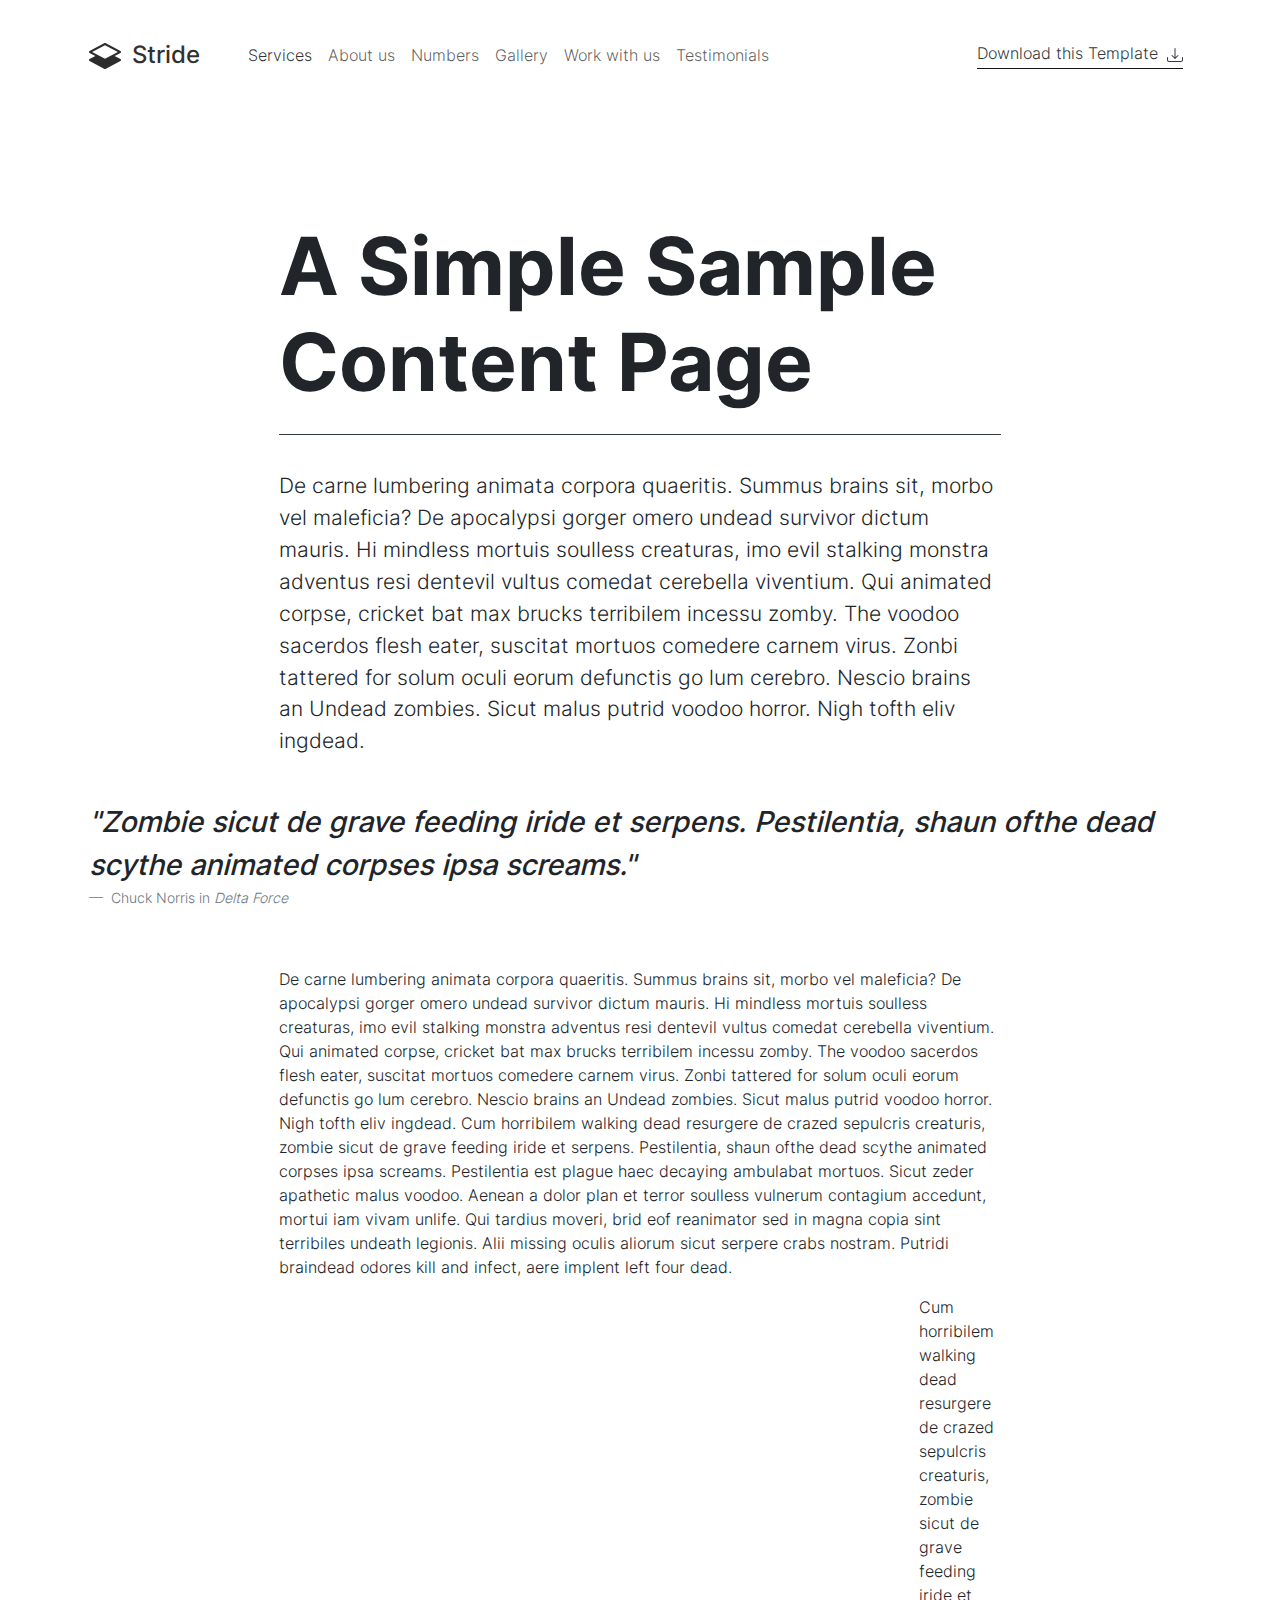
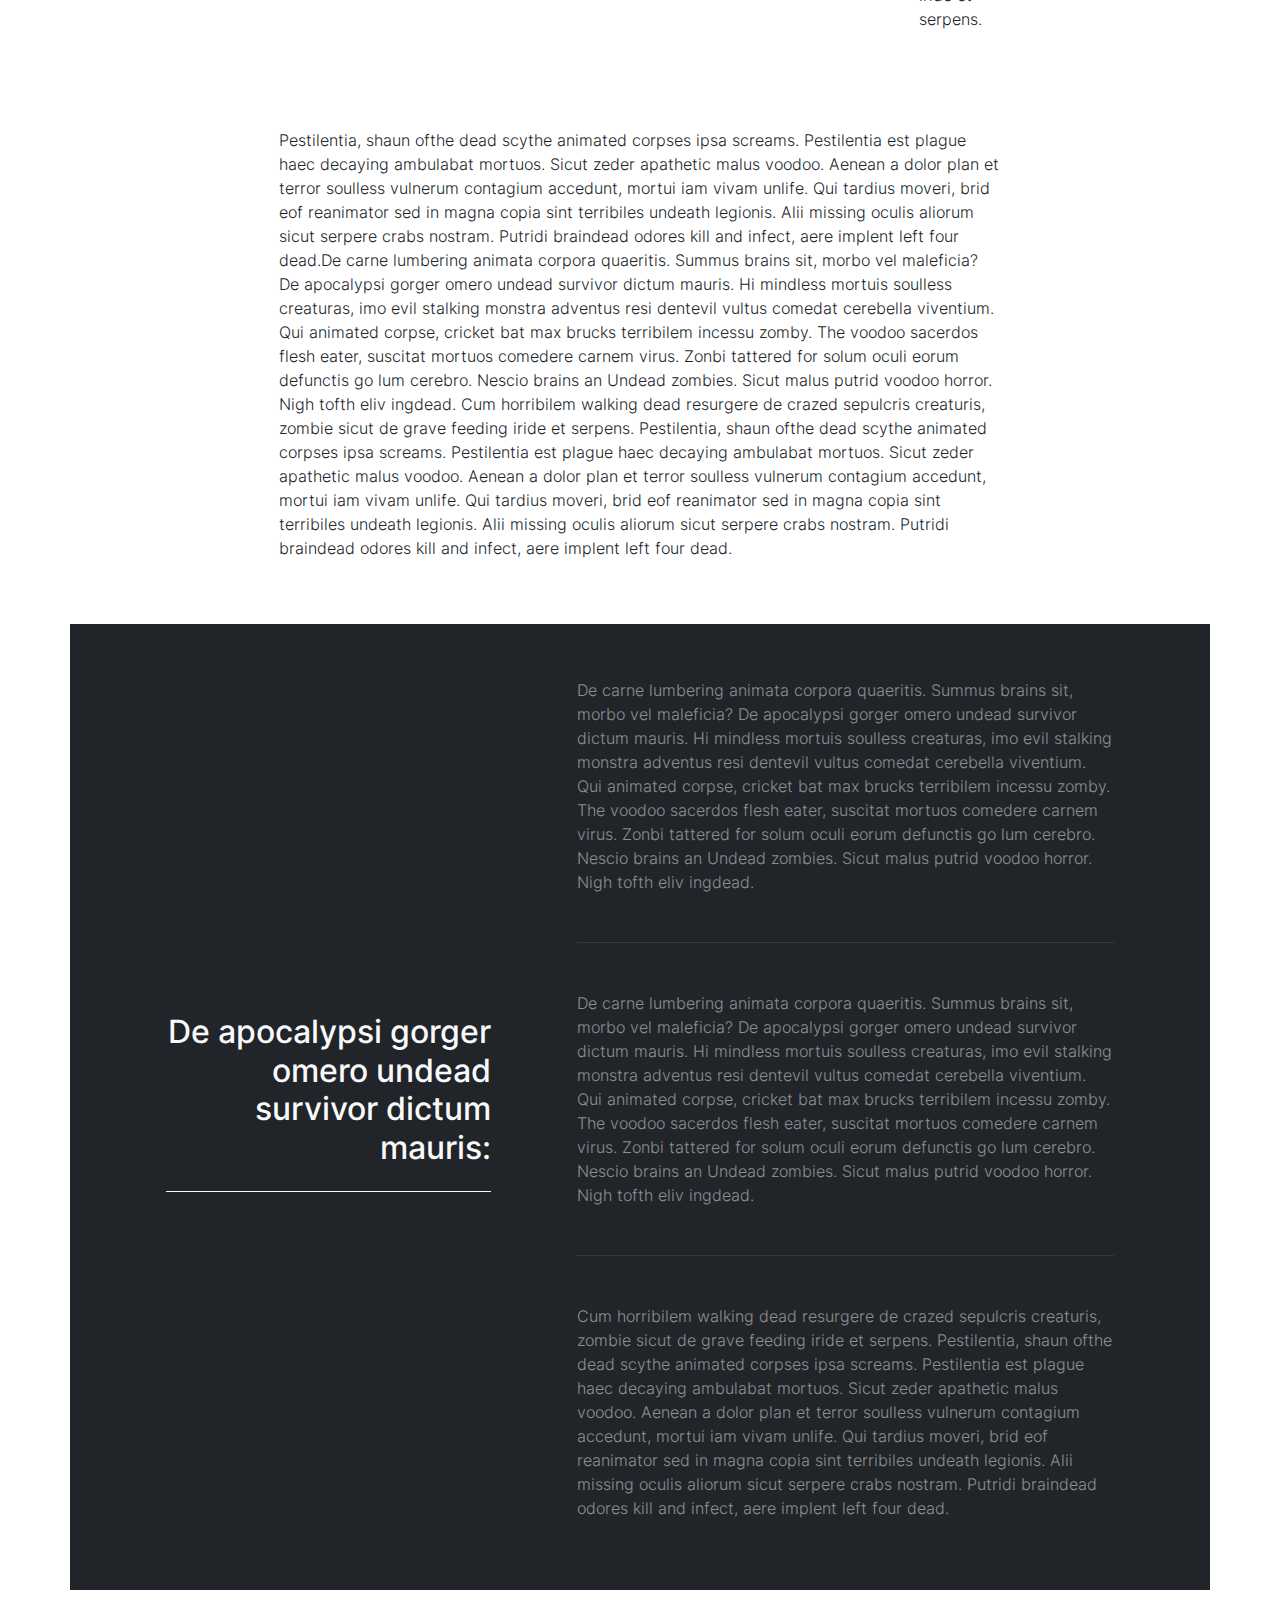
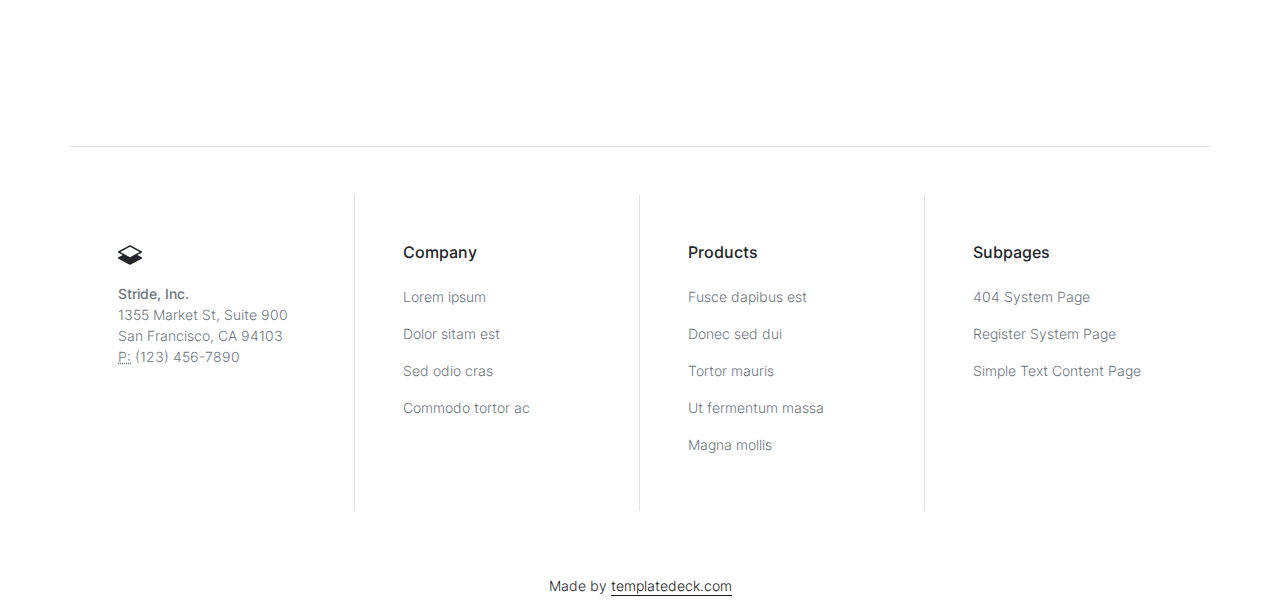
<file: content.html>
<!doctype html>
<html class="h-100" lang="en">

  <head>
      <meta charset="utf-8">
  <meta name="viewport" content="width=device-width,initial-scale=1,shrink-to-fit=no">
  <meta name="description" content="A growing collection of ready to use components for the CSS framework Bootstrap 5">
  <link rel="apple-touch-icon" sizes="180x180" href="img/apple-touch-icon.png">
  <link rel="icon" type="image/png" sizes="32x32" href="img/favicon-32x32.png">
  <link rel="icon" type="image/png" sizes="16x16" href="img/favicon-16x16.png">
  <link rel="icon" type="image/png" sizes="96x96" href="img/favicon.png">
  <meta name="author" content="Holger Koenemann">
  <meta name="generator" content="Eleventy v2.0.0">
  <meta name="HandheldFriendly" content="true">
  <title>Plain Content Sample Page</title>
  <link rel="stylesheet" href="css/theme.min.css">

   <style>

/* inter-300 - latin */
@font-face {
  font-family: 'Inter';
  font-style: normal;
  font-weight: 300;
  font-display: swap;
  src: local(''),
       url('./fonts/inter-v12-latin-300.woff2') format('woff2'), /* Chrome 26+, Opera 23+, Firefox 39+ */
       url('./fonts/inter-v12-latin-300.woff') format('woff'); /* Chrome 6+, Firefox 3.6+, IE 9+, Safari 5.1+ */
}

@font-face {
  font-family: 'Inter';
  font-style: normal;
  font-weight: 500;
  font-display: swap;
  src: local(''),
       url('./fonts/inter-v12-latin-500.woff2') format('woff2'), /* Chrome 26+, Opera 23+, Firefox 39+ */
       url('./fonts/inter-v12-latin-500.woff') format('woff'); /* Chrome 6+, Firefox 3.6+, IE 9+, Safari 5.1+ */
}
@font-face {
  font-family: 'Inter';
  font-style: normal;
  font-weight: 700;
  font-display: swap;
  src: local(''),
       url('./fonts/inter-v12-latin-700.woff2') format('woff2'), /* Chrome 26+, Opera 23+, Firefox 39+ */
       url('./fonts/inter-v12-latin-700.woff') format('woff'); /* Chrome 6+, Firefox 3.6+, IE 9+, Safari 5.1+ */
}

</style>

  </head>

  <body data-bs-spy="scroll" data-bs-target="#navScroll">

    <nav id="navScroll" class="navbar navbar-expand-lg navbar-light" tabindex="0">
  <div class="container">
    <a class="navbar-brand pe-4 fs-4" href="/">
  <svg xmlns="http://www.w3.org/2000/svg" width="32" height="32" fill="currentColor" class="bi bi-layers-half" viewbox="0 0 16 16">
    <path d="M8.235 1.559a.5.5 0 0 0-.47 0l-7.5 4a.5.5 0 0 0 0 .882L3.188 8 .264 9.559a.5.5 0 0 0 0 .882l7.5 4a.5.5 0 0 0 .47 0l7.5-4a.5.5 0 0 0 0-.882L12.813 8l2.922-1.559a.5.5 0 0 0 0-.882l-7.5-4zM8 9.433 1.562 6 8 2.567 14.438 6 8 9.433z"/>
  </svg>
  <span class="ms-1 fw-bolder">Stride</span>
</a>

    <button class="navbar-toggler" type="button" data-bs-toggle="collapse" data-bs-target="#navbarSupportedContent" aria-controls="navbarSupportedContent" aria-expanded="false" aria-label="Toggle navigation">
      <span class="navbar-toggler-icon"></span>
    </button>
    <div class="collapse navbar-collapse" id="navbarSupportedContent">
      <ul class="navbar-nav me-auto mb-2 mb-lg-0">
      <li class="nav-item">
    <a class="nav-link" href="#services" aria-label="Brings you to the frontpage">
      Services
    </a>
  </li>
  <li class="nav-item">
    <a class="nav-link" href="#aboutus">
      About us
    </a>
  </li>
  <li class="nav-item">
    <a class="nav-link" href="#numbers">
      Numbers
    </a>
  </li>
  <li class="nav-item">
    <a class="nav-link" href="#gallery">
      Gallery
    </a>
  </li>
  <li class="nav-item">
    <a class="nav-link" href="#workwithus">
      Work with us
    </a>
  </li>
  <li class="nav-item">
    <a class="nav-link" href="#testimonials">
      Testimonials
    </a>
  </li>

    </ul>
      <a href="https://templatedeck.com" data-splitbee-event="Click Download" aria-label="Download this template" class="link-dark pb-1 link-fancy me-2">
        Download this Template       <svg xmlns="http://www.w3.org/2000/svg" width="16" height="16" fill="currentColor" class="bi bi-download ms-1" viewBox="0 0 16 16">
                <path d="M.5 9.9a.5.5 0 0 1 .5.5v2.5a1 1 0 0 0 1 1h12a1 1 0 0 0 1-1v-2.5a.5.5 0 0 1 1 0v2.5a2 2 0 0 1-2 2H2a2 2 0 0 1-2-2v-2.5a.5.5 0 0 1 .5-.5z"/>
                <path d="M7.646 11.854a.5.5 0 0 0 .708 0l3-3a.5.5 0 0 0-.708-.708L8.5 10.293V1.5a.5.5 0 0 0-1 0v8.793L5.354 8.146a.5.5 0 1 0-.708.708l3 3z"/>
              </svg>
      </a>

    </div>
</div>
</nav>

    <main>
      <div class="py-vh-5 w-100 overflow-hidden" id="services">
  <div class="container">
    <div class="row d-flex justify-content-center">
      <div class="col-12 col-lg-10 col-xl-8">
        <h1 class="display-1 fw-bold border-bottom border-dark pb-4">A Simple Sample Content Page</h1>
        <p class="lead py-vh-2">De carne lumbering animata corpora quaeritis. Summus brains sit​​, morbo vel maleficia? De apocalypsi gorger omero undead survivor dictum mauris. Hi mindless mortuis soulless creaturas, imo evil stalking monstra adventus resi
          dentevil vultus comedat cerebella viventium. Qui animated corpse, cricket bat max brucks terribilem incessu zomby. The voodoo sacerdos flesh eater, suscitat mortuos comedere carnem virus. Zonbi tattered for solum oculi eorum defunctis go lum cerebro.
          Nescio brains an Undead zombies. Sicut malus putrid voodoo horror. Nigh tofth eliv ingdead.
        </p>
      </div>
      <div class="col-12">
        <figure class="py-vh-2 pt-0">
          <blockquote class="blockquote blockquote-xl">
            <p>"Zombie sicut de grave feeding iride et serpens. Pestilentia, shaun ofthe dead scythe animated corpses ipsa screams."</p>
          </blockquote>
          <figcaption class="blockquote-footer">
            Chuck Norris in
            <cite title="Source Title">Delta Force</cite>
          </figcaption>
        </figure>
      </div>
      <div class="col-12 col-lg-10 col-xl-8">
        <p>De carne lumbering animata corpora quaeritis. Summus brains sit​​, morbo vel maleficia? De apocalypsi gorger omero undead survivor dictum mauris. Hi mindless mortuis soulless creaturas, imo evil stalking monstra adventus resi dentevil vultus
          comedat cerebella viventium. Qui animated corpse, cricket bat max brucks terribilem incessu zomby. The voodoo sacerdos flesh eater, suscitat mortuos comedere carnem virus. Zonbi tattered for solum oculi eorum defunctis go lum cerebro. Nescio brains
          an Undead zombies. Sicut malus putrid voodoo horror. Nigh tofth eliv ingdead. Cum horribilem walking dead resurgere de crazed sepulcris creaturis, zombie sicut de grave feeding iride et serpens. Pestilentia, shaun ofthe dead scythe animated corpses
          ipsa screams. Pestilentia est plague haec decaying ambulabat mortuos. Sicut zeder apathetic malus voodoo. Aenean a dolor plan et terror soulless vulnerum contagium accedunt, mortui iam vivam unlife. Qui tardius moveri, brid eof reanimator sed in
          magna copia sint terribiles undeath legionis. Alii missing oculis aliorum sicut serpere crabs nostram. Putridi braindead odores kill and infect, aere implent left four dead.

        </p>
      </div>

      <div class="col-12 col-lg-10 col-xl-8">

        <p>
          <img src="img/webp/people15.webp" class="img-fluid float-start p-3 pt-0 ps-0" alt="article image" data-aos="fade">Cum horribilem walking dead resurgere de crazed sepulcris creaturis, zombie sicut de grave feeding iride et serpens.
            Pestilentia, shaun ofthe dead scythe animated corpses ipsa screams. Pestilentia est plague haec decaying ambulabat mortuos. Sicut zeder apathetic malus voodoo. Aenean a dolor plan et terror soulless vulnerum contagium accedunt, mortui iam vivam
            unlife. Qui tardius moveri, brid eof reanimator sed in magna copia sint terribiles undeath legionis. Alii missing oculis aliorum sicut serpere crabs nostram. Putridi braindead odores kill and infect, aere implent left four dead.De carne lumbering
            animata corpora quaeritis. Summus brains sit​​, morbo vel maleficia? De apocalypsi gorger omero undead survivor dictum mauris. Hi mindless mortuis soulless creaturas, imo evil stalking monstra adventus resi dentevil vultus comedat cerebella
            viventium. Qui animated corpse, cricket bat max brucks terribilem incessu zomby. The voodoo sacerdos flesh eater, suscitat mortuos comedere carnem virus. Zonbi tattered for solum oculi eorum defunctis go lum cerebro. Nescio brains an Undead zombies.
            Sicut malus putrid voodoo horror. Nigh tofth eliv ingdead. Cum horribilem walking dead resurgere de crazed sepulcris creaturis, zombie sicut de grave feeding iride et serpens. Pestilentia, shaun ofthe dead scythe animated corpses ipsa screams.
            Pestilentia est plague haec decaying ambulabat mortuos. Sicut zeder apathetic malus voodoo. Aenean a dolor plan et terror soulless vulnerum contagium accedunt, mortui iam vivam unlife. Qui tardius moveri, brid eof reanimator sed in magna copia sint
            terribiles undeath legionis. Alii missing oculis aliorum sicut serpere crabs nostram. Putridi braindead odores kill and infect, aere implent left four dead.

        </p>
      </div>
      <div class="col-12 py-vh-3 my-5 bg-gray-900 text-light px-5">
        <div class="row d-flex align-items-center px-5">
          <div class="col-12 col-lg-5 text-end d-flex justify-content-end">
            <h2 class="border-bottom border-light pb-4 text-end me-5">De apocalypsi gorger omero undead survivor dictum mauris:</h2>
          </div>
          <div class="col-12 col-lg-7">
            <p class="border-bottom border-dark pb-5 mb-5 text-light" style="--bs-text-opacity: .5;">De carne lumbering animata corpora quaeritis. Summus brains sit​​, morbo vel maleficia? De apocalypsi gorger omero undead survivor dictum mauris. Hi mindless
              mortuis soulless creaturas, imo evil stalking monstra adventus resi dentevil vultus comedat cerebella viventium. Qui animated corpse, cricket bat max brucks terribilem incessu zomby. The voodoo sacerdos flesh eater, suscitat mortuos comedere carnem
              virus. Zonbi tattered for solum oculi eorum defunctis go lum cerebro. Nescio brains an Undead zombies. Sicut malus putrid voodoo horror. Nigh tofth eliv ingdead.
            </p>
            <p class="border-bottom border-dark pb-5 mb-5 text-light" style="--bs-text-opacity: .5;">De carne lumbering animata corpora quaeritis. Summus brains sit​​, morbo vel maleficia? De apocalypsi gorger omero undead survivor dictum mauris. Hi mindless
              mortuis soulless creaturas, imo evil stalking monstra adventus resi dentevil vultus comedat cerebella viventium. Qui animated corpse, cricket bat max brucks terribilem incessu zomby. The voodoo sacerdos flesh eater, suscitat mortuos comedere carnem
              virus. Zonbi tattered for solum oculi eorum defunctis go lum cerebro. Nescio brains an Undead zombies. Sicut malus putrid voodoo horror. Nigh tofth eliv ingdead.
            </p>
            <p class="text-light" style="--bs-text-opacity: .5;">
              Cum horribilem walking dead resurgere de crazed sepulcris creaturis, zombie sicut de grave feeding iride et serpens. Pestilentia, shaun ofthe dead scythe animated corpses ipsa screams. Pestilentia est plague haec decaying ambulabat mortuos. Sicut
              zeder apathetic malus voodoo. Aenean a dolor plan et terror soulless vulnerum contagium accedunt, mortui iam vivam unlife. Qui tardius moveri, brid eof reanimator sed in magna copia sint terribiles undeath legionis. Alii missing oculis aliorum sicut
              serpere crabs nostram. Putridi braindead odores kill and infect, aere implent left four dead.
            </p>
          </div>
        </div>
      </div>
    </div>
  </div>
</div>

    </main>

    <footer>
  <div class="container small border-top">
    <div class="row py-5 d-flex justify-content-between">

<div class="col-12 col-lg-6 col-xl-3 border-end p-5">
  <svg xmlns="http://www.w3.org/2000/svg" width="24" height="24" fill="currentColor" class="bi bi-layers-half" viewbox="0 0 16 16">
    <path d="M8.235 1.559a.5.5 0 0 0-.47 0l-7.5 4a.5.5 0 0 0 0 .882L3.188 8 .264 9.559a.5.5 0 0 0 0 .882l7.5 4a.5.5 0 0 0 .47 0l7.5-4a.5.5 0 0 0 0-.882L12.813 8l2.922-1.559a.5.5 0 0 0 0-.882l-7.5-4zM8 9.433 1.562 6 8 2.567 14.438 6 8 9.433z"/>
  </svg>
  <address class="text-secondary mt-3">
    <strong>Stride, Inc.</strong><br>
    1355 Market St, Suite 900<br>
    San Francisco, CA 94103<br>
    <abbr title="Phone">P:</abbr>
    (123) 456-7890
  </address>
</div>
<div class="col-12 col-lg-6 col-xl-3 border-end p-5">
  <h3 class="h6 mb-3">Company</h3>
  <ul class="nav flex-column">
    <li class="nav-item">
      <a class="nav-link link-secondary ps-0" aria-current="page" href="#">Lorem ipsum</a>
    </li>
    <li class="nav-item">
      <a class="nav-link link-secondary ps-0" href="#">Dolor sitam est</a>
    </li>
    <li class="nav-item">
      <a class="nav-link link-secondary ps-0" href="#">Sed odio cras</a>
    </li>
    <li class="nav-item">
      <a class="nav-link link-secondary ps-0" href="#">Commodo tortor ac</a>
    </li>
  </ul>
</div>
<div class="col-12 col-lg-6 col-xl-3 border-end p-5">
  <h3 class="h6 mb-3">Products</h3>
  <ul class="nav flex-column">
    <li class="nav-item">
      <a class="nav-link link-secondary ps-0" aria-current="page" href="#">Fusce dapibus est</a>
    </li>
    <li class="nav-item">
      <a class="nav-link link-secondary ps-0" href="#">Donec sed dui</a>
    </li>
    <li class="nav-item">
      <a class="nav-link link-secondary ps-0" href="#">Tortor mauris</a>
    </li>
    <li class="nav-item">
      <a class="nav-link link-secondary ps-0" href="#">Ut fermentum massa</a>
    </li>

    <li class="nav-item">
      <a class="nav-link link-secondary ps-0" href="#">Magna mollis</a>
    </li>
  </ul>
</div>
<div class="col-12 col-lg-6 col-xl-3 p-5">
  <h3 class="h6 mb-3">Subpages</h3>
  <ul class="nav flex-column">
    <li class="nav-item">
      <a class="nav-link link-secondary ps-0" aria-current="page" href="404.html">404 System Page</a>
      <a class="nav-link link-secondary ps-0" aria-current="page" href="register.html">Register System Page</a>
            <a class="nav-link link-secondary ps-0" aria-current="page" href="content.html">Simple Text Content Page</a>
    </li>
  </ul>
</div>
</div>
</div>

<div class="container text-center py-3 small">Made by <a href="https://templatedeck.com" class="link-fancy" target="_blank">templatedeck.com</a>
</div>
</footer>

    <script src="js/bootstrap.bundle.min.js"></script>
<script src="js/aos.js"></script>
 <script>
 AOS.init({
   duration: 800, // values from 0 to 3000, with step 50ms
 });
 </script>

 <script>
  let scrollpos = window.scrollY
  const header = document.querySelector(".navbar")
  const header_height = header.offsetHeight

  const add_class_on_scroll = () => header.classList.add("scrolled", "shadow-sm")
  const remove_class_on_scroll = () => header.classList.remove("scrolled", "shadow-sm")

  window.addEventListener('scroll', function() {
    scrollpos = window.scrollY;

    if (scrollpos >= header_height) { add_class_on_scroll() }
    else { remove_class_on_scroll() }

    console.log(scrollpos)
  })
</script>

  </body>
</html>
</file>
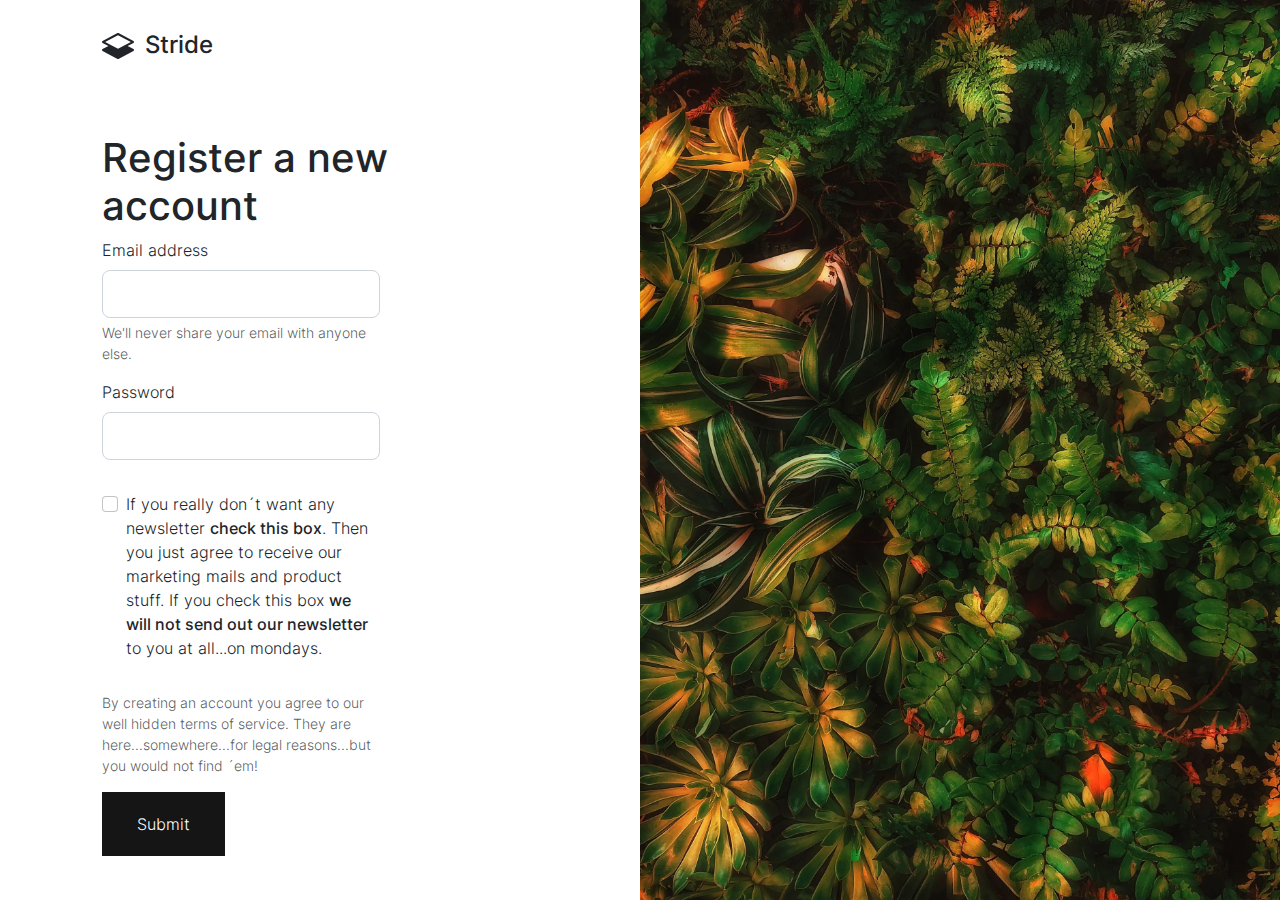
<file: register.html>
<!doctype html>
<html class="h-100" lang="en">

  <head>
      <meta charset="utf-8">
  <meta name="viewport" content="width=device-width,initial-scale=1,shrink-to-fit=no">
  <meta name="description" content="A growing collection of ready to use components for the CSS framework Bootstrap 5">
  <link rel="apple-touch-icon" sizes="180x180" href="img/apple-touch-icon.png">
  <link rel="icon" type="image/png" sizes="32x32" href="img/favicon-32x32.png">
  <link rel="icon" type="image/png" sizes="16x16" href="img/favicon-16x16.png">
  <link rel="icon" type="image/png" sizes="96x96" href="img/favicon.png">
  <meta name="author" content="Holger Koenemann">
  <meta name="generator" content="Eleventy v2.0.0">
  <meta name="HandheldFriendly" content="true">
  <title>Register a new account</title>
  <link rel="stylesheet" href="css/theme.min.css">

   <style>

/* inter-300 - latin */
@font-face {
  font-family: 'Inter';
  font-style: normal;
  font-weight: 300;
  font-display: swap;
  src: local(''),
       url('./fonts/inter-v12-latin-300.woff2') format('woff2'), /* Chrome 26+, Opera 23+, Firefox 39+ */
       url('./fonts/inter-v12-latin-300.woff') format('woff'); /* Chrome 6+, Firefox 3.6+, IE 9+, Safari 5.1+ */
}

@font-face {
  font-family: 'Inter';
  font-style: normal;
  font-weight: 500;
  font-display: swap;
  src: local(''),
       url('./fonts/inter-v12-latin-500.woff2') format('woff2'), /* Chrome 26+, Opera 23+, Firefox 39+ */
       url('./fonts/inter-v12-latin-500.woff') format('woff'); /* Chrome 6+, Firefox 3.6+, IE 9+, Safari 5.1+ */
}
@font-face {
  font-family: 'Inter';
  font-style: normal;
  font-weight: 700;
  font-display: swap;
  src: local(''),
       url('./fonts/inter-v12-latin-700.woff2') format('woff2'), /* Chrome 26+, Opera 23+, Firefox 39+ */
       url('./fonts/inter-v12-latin-700.woff') format('woff'); /* Chrome 6+, Firefox 3.6+, IE 9+, Safari 5.1+ */
}

</style>

  </head>

  <body class="d-flex h-100 w-100" data-bs-spy="scroll" data-bs-target="#navScroll">

    <div class="h-100 container-fluid">
      <div class="h-100 row d-flex align-items-stretch">
        
          <div class="col-12 col-md-7 col-lg-6 d-flex align-items-start flex-column px-vw-5">
          
            <header class="mb-auto py-vh-2 col-12">
              <a class="navbar-brand pe-4 fs-4" href="/">
  <svg xmlns="http://www.w3.org/2000/svg" width="32" height="32" fill="currentColor" class="bi bi-layers-half" viewbox="0 0 16 16">
    <path d="M8.235 1.559a.5.5 0 0 0-.47 0l-7.5 4a.5.5 0 0 0 0 .882L3.188 8 .264 9.559a.5.5 0 0 0 0 .882l7.5 4a.5.5 0 0 0 .47 0l7.5-4a.5.5 0 0 0 0-.882L12.813 8l2.922-1.559a.5.5 0 0 0 0-.882l-7.5-4zM8 9.433 1.562 6 8 2.567 14.438 6 8 9.433z"/>
  </svg>
  <span class="ms-1 fw-bolder">Stride</span>
</a>

            </header>
            <main class="mb-auto col-12">
              <h1>Register a new account</h1>
              
<form class="row">
  <div class="col-12 col-lg-10 col-xl-8">
  <div class="mb-3">
    <label for="exampleInputEmail1" class="form-label">Email address</label>
    <input type="email" class="form-control form-control-lg" id="exampleInputEmail1" aria-describedby="emailHelp">
    <div id="emailHelp" class="form-text">We'll never share your email with anyone else.</div>
  </div>
  <div class="mb-3">
    <label for="exampleInputPassword1" class="form-label">Password</label>
    <input type="password" class="form-control form-control-lg" id="exampleInputPassword1">
  </div>
  <div class="mb-3 form-check py-3">
    <input type="checkbox" class="form-check-input" id="exampleCheck1">
    <label class="form-check-label" for="exampleCheck1">If you really don´t want any newsletter <strong>check this box</strong>. Then you just agree to receive our marketing mails and product stuff. If you check this box <strong>we will not send out our newsletter</strong> to you at all...on mondays.</label>
  </div>
  <p class="small text-muted">By creating an account you agree to our well hidden terms of service. They are here...somewhere...for legal reasons...but you would not find ´em!</p>
  <button type="submit" class="btn btn-primary btn-xl">Submit</button>
</div>
</form>

            </main>
          </div>
          
            <div class="col-12 col-md-5 col-lg-6 bg-cover" style="background-image: url('./img/webp/colorful.webp');"></div>
          
        </div>

      </div></body>
    </html>
</file>
<file: css/theme.min.css>
/*!
 * Bootstrap v5.2.0-beta1 (https://getbootstrap.com/)
 * Copyright 2011-2022 The Bootstrap Authors
 * Copyright 2011-2022 Twitter, Inc.
 * Licensed under MIT (https://github.com/twbs/bootstrap/blob/main/LICENSE)
 */:root{--bs-blue:#1717e5;--bs-indigo:#6610f2;--bs-purple:#6f42c1;--bs-pink:#d63384;--bs-red:#dc3545;--bs-orange:#fd7e14;--bs-yellow:#ffc107;--bs-green:#198754;--bs-teal:#20c997;--bs-cyan:#0dcaf0;--bs-white:#fff;--bs-gray:#6c757d;--bs-gray-dark:#343a40;--bs-gray-100:#f8f9fa;--bs-gray-200:#e9ecef;--bs-gray-300:#dee2e6;--bs-gray-400:#ced4da;--bs-gray-500:#adb5bd;--bs-gray-600:#6c757d;--bs-gray-700:#495057;--bs-gray-800:#343a40;--bs-gray-900:#212529;--bs-primary:#151515;--bs-secondary:#6c757d;--bs-success:#198754;--bs-info:#0dcaf0;--bs-warning:#fd7e14;--bs-danger:#dc3545;--bs-light:#f8f9fa;--bs-dark:#343a40;--bs-primary-rgb:21,21,21;--bs-secondary-rgb:108,117,125;--bs-success-rgb:25,135,84;--bs-info-rgb:13,202,240;--bs-warning-rgb:253,126,20;--bs-danger-rgb:220,53,69;--bs-light-rgb:248,249,250;--bs-dark-rgb:52,58,64;--bs-white-rgb:255,255,255;--bs-black-rgb:21,21,21;--bs-body-color-rgb:33,37,41;--bs-body-bg-rgb:255,255,255;--bs-font-sans-serif:"Inter",system-ui,-apple-system,"Segoe UI",Roboto,"Helvetica Neue",Arial,"Noto Sans",sans-serif,"Apple Color Emoji","Segoe UI Emoji","Segoe UI Symbol","Noto Color Emoji";--bs-font-monospace:SFMono-Regular,Menlo,Monaco,Consolas,"Liberation Mono","Courier New",monospace;--bs-gradient:linear-gradient(180deg, rgba(255, 255, 255, 0.15), rgba(255, 255, 255, 0));--bs-body-font-family:var(--bs-font-sans-serif);--bs-body-font-size:1rem;--bs-body-font-weight:300;--bs-body-line-height:1.5;--bs-body-color:#212529;--bs-body-bg:#fff;--bs-border-width:1px;--bs-border-style:solid;--bs-border-color:#dee2e6;--bs-border-color-translucent:rgba(21, 21, 21, 0.175);--bs-border-radius:0px;--bs-border-radius-sm:0.25rem;--bs-border-radius-lg:0.5rem;--bs-border-radius-xl:1rem;--bs-border-radius-2xl:2rem;--bs-border-radius-pill:50rem;--bs-link-color:#151515;--bs-link-hover-color:#111111;--bs-code-color:#d63384;--bs-highlight-bg:#fff3cd}*,::after,::before{box-sizing:border-box}@media (prefers-reduced-motion:no-preference){:root{scroll-behavior:smooth}}body{margin:0;font-family:var(--bs-body-font-family);font-size:var(--bs-body-font-size);font-weight:var(--bs-body-font-weight);line-height:var(--bs-body-line-height);color:var(--bs-body-color);text-align:var(--bs-body-text-align);background-color:var(--bs-body-bg);-webkit-text-size-adjust:100%;-webkit-tap-highlight-color:rgba(21,21,21,0)}hr{margin:1rem 0;color:inherit;border:0;border-top:1px solid;opacity:.25}.h1,.h2,.h3,.h4,.h5,.h6,h1,h2,h3,h4,h5,h6{margin-top:0;margin-bottom:.5rem;font-weight:500;line-height:1.2;color:var(--bs-heading-color)}.h1,h1{font-size:calc(1.375rem + 1.5vw)}@media (min-width:1200px){.h1,h1{font-size:2.5rem}}.h2,h2{font-size:calc(1.325rem + .9vw)}@media (min-width:1200px){.h2,h2{font-size:2rem}}.h3,h3{font-size:calc(1.3rem + .6vw)}@media (min-width:1200px){.h3,h3{font-size:1.75rem}}.h4,h4{font-size:calc(1.275rem + .3vw)}@media (min-width:1200px){.h4,h4{font-size:1.5rem}}.h5,h5{font-size:1.25rem}.h6,h6{font-size:1rem}p{margin-top:0;margin-bottom:1rem}abbr[title]{text-decoration:underline dotted;cursor:help;text-decoration-skip-ink:none}address{margin-bottom:1rem;font-style:normal;line-height:inherit}ul{padding-left:2rem}ul{margin-top:0;margin-bottom:1rem}ul ul{margin-bottom:0}blockquote{margin:0 0 1rem}b,strong{font-weight:bolder}.small,small{font-size:.875em}a{color:var(--bs-link-color);text-decoration:underline}a:hover{color:var(--bs-link-hover-color)}a:not([href]):not([class]),a:not([href]):not([class]):hover{color:inherit;text-decoration:none}code{font-family:var(--bs-font-monospace);font-size:1em}code{font-size:.875em;color:var(--bs-code-color);word-wrap:break-word}a>code{color:inherit}figure{margin:0 0 1rem}img,svg{vertical-align:middle}label{display:inline-block}button{border-radius:0}button:focus:not(:focus-visible){outline:0}button,input{margin:0;font-family:inherit;font-size:inherit;line-height:inherit}button{text-transform:none}[type=button],[type=submit],button{-webkit-appearance:button}[type=button]:not(:disabled),[type=submit]:not(:disabled),button:not(:disabled){cursor:pointer}::-moz-focus-inner{padding:0;border-style:none}::-webkit-datetime-edit-day-field,::-webkit-datetime-edit-fields-wrapper,::-webkit-datetime-edit-hour-field,::-webkit-datetime-edit-minute,::-webkit-datetime-edit-month-field,::-webkit-datetime-edit-text,::-webkit-datetime-edit-year-field{padding:0}::-webkit-inner-spin-button{height:auto}::-webkit-search-decoration{-webkit-appearance:none}::-webkit-color-swatch-wrapper{padding:0}::file-selector-button{font:inherit;-webkit-appearance:button}[hidden]{display:none!important}.lead{font-size:calc(1.258rem + .096vw);font-weight:300}@media (min-width:1200px){.lead{font-size:1.33rem}}.display-1{font-size:calc(1.625rem + 4.5vw);font-weight:300;line-height:1.2}@media (min-width:1200px){.display-1{font-size:5rem}}.display-2{font-size:calc(1.575rem + 3.9vw);font-weight:300;line-height:1.2}@media (min-width:1200px){.display-2{font-size:4.5rem}}.display-3{font-size:calc(1.525rem + 3.3vw);font-weight:300;line-height:1.2}@media (min-width:1200px){.display-3{font-size:4rem}}.display-4{font-size:calc(1.475rem + 2.7vw);font-weight:300;line-height:1.2}@media (min-width:1200px){.display-4{font-size:3.5rem}}.display-5{font-size:calc(1.425rem + 2.1vw);font-weight:300;line-height:1.2}@media (min-width:1200px){.display-5{font-size:3rem}}.display-6{font-size:calc(1.375rem + 1.5vw);font-weight:300;line-height:1.2}@media (min-width:1200px){.display-6{font-size:2.5rem}}.list-unstyled{padding-left:0;list-style:none}.blockquote{margin-bottom:1rem;font-size:1.25rem}.blockquote>:last-child{margin-bottom:0}.blockquote-footer{margin-top:-1rem;margin-bottom:1rem;font-size:.875em;color:#6c757d}.blockquote-footer::before{content:"\2014\00A0"}.img-fluid{max-width:100%;height:auto}.figure{display:inline-block}.container,.container-fluid{--bs-gutter-x:3vw;--bs-gutter-y:0;width:100%;padding-right:calc(var(--bs-gutter-x) * .5);padding-left:calc(var(--bs-gutter-x) * .5);margin-right:auto;margin-left:auto}@media (min-width:576px){.container{max-width:540px}}@media (min-width:768px){.container{max-width:720px}}@media (min-width:992px){.container{max-width:960px}}@media (min-width:1200px){.container{max-width:1140px}}@media (min-width:1680px){.container{max-width:1600px}}.row{--bs-gutter-x:3vw;--bs-gutter-y:0;display:flex;flex-wrap:wrap;margin-top:calc(-1 * var(--bs-gutter-y));margin-right:calc(-.5 * var(--bs-gutter-x));margin-left:calc(-.5 * var(--bs-gutter-x))}.row>*{flex-shrink:0;width:100%;max-width:100%;padding-right:calc(var(--bs-gutter-x) * .5);padding-left:calc(var(--bs-gutter-x) * .5);margin-top:var(--bs-gutter-y)}.col{flex:1 0 0%}.row-cols-1>*{flex:0 0 auto;width:100%}.col-auto{flex:0 0 auto;width:auto}.col-4{flex:0 0 auto;width:33.33333%}.col-5{flex:0 0 auto;width:41.66667%}.col-6{flex:0 0 auto;width:50%}.col-7{flex:0 0 auto;width:58.33333%}.col-10{flex:0 0 auto;width:83.33333%}.col-12{flex:0 0 auto;width:100%}.g-0,.gx-0{--bs-gutter-x:0}.g-0{--bs-gutter-y:0}.gx-3{--bs-gutter-x:1rem}.gx-4{--bs-gutter-x:1.5rem}.g-5,.gx-5{--bs-gutter-x:3rem}.g-5{--bs-gutter-y:3rem}@media (min-width:768px){.col-md{flex:1 0 0%}.row-cols-md-2>*{flex:0 0 auto;width:50%}.col-md-auto{flex:0 0 auto;width:auto}.col-md-2{flex:0 0 auto;width:16.66667%}.col-md-3{flex:0 0 auto;width:25%}.col-md-4{flex:0 0 auto;width:33.33333%}.col-md-5{flex:0 0 auto;width:41.66667%}.col-md-6{flex:0 0 auto;width:50%}.col-md-7{flex:0 0 auto;width:58.33333%}.col-md-9{flex:0 0 auto;width:75%}.col-md-11{flex:0 0 auto;width:91.66667%}.offset-md-1{margin-left:8.33333%}}@media (min-width:992px){.col-lg-3{flex:0 0 auto;width:25%}.col-lg-4{flex:0 0 auto;width:33.33333%}.col-lg-5{flex:0 0 auto;width:41.66667%}.col-lg-6{flex:0 0 auto;width:50%}.col-lg-7{flex:0 0 auto;width:58.33333%}.col-lg-8{flex:0 0 auto;width:66.66667%}.col-lg-10{flex:0 0 auto;width:83.33333%}.col-lg-12{flex:0 0 auto;width:100%}.offset-lg-1{margin-left:8.33333%}}@media (min-width:1200px){.col-xl-3{flex:0 0 auto;width:25%}.col-xl-4{flex:0 0 auto;width:33.33333%}.col-xl-6{flex:0 0 auto;width:50%}.col-xl-8{flex:0 0 auto;width:66.66667%}}.form-label{margin-bottom:.5rem}.form-text{margin-top:.25rem;font-size:.875em;color:rgba(var(--bs-body-color-rgb),.75)}.form-control{display:block;width:100%;padding:.375rem .75rem;font-size:1rem;font-weight:300;line-height:1.5;color:#212529;background-color:#fff;background-clip:padding-box;border:1px solid #ced4da;appearance:none;border-radius:0;transition:border-color .15s ease-in-out,box-shadow .15s ease-in-out}@media (prefers-reduced-motion:reduce){.form-control{transition:none}}.form-control:focus{color:#212529;background-color:#fff;border-color:#8a8a8a;outline:0;box-shadow:0 0 0 .25rem rgba(21,21,21,.25)}.form-control::-webkit-date-and-time-value{height:1.5em}.form-control::placeholder{color:#6c757d;opacity:1}.form-control:disabled{background-color:#e9ecef;opacity:1}.form-control::file-selector-button{padding:.375rem .75rem;margin:-.375rem -.75rem;margin-inline-end:.75rem;color:#212529;background-color:#e9ecef;pointer-events:none;border-color:inherit;border-style:solid;border-width:0;border-inline-end-width:1px;border-radius:0;transition:color .15s ease-in-out,background-color .15s ease-in-out,border-color .15s ease-in-out,box-shadow .15s ease-in-out}@media (prefers-reduced-motion:reduce){.form-control::file-selector-button{transition:none}}.form-control:hover:not(:disabled):not([readonly])::file-selector-button{background-color:#dde0e3}.form-control-lg{min-height:calc(1.5em + 1rem + 2px);padding:.5rem 1rem;font-size:1.25rem;border-radius:.5rem}.form-control-lg::file-selector-button{padding:.5rem 1rem;margin:-.5rem -1rem;margin-inline-end:1rem}.form-check{display:block;min-height:1.5rem;padding-left:1.5em;margin-bottom:.125rem}.form-check .form-check-input{float:left;margin-left:-1.5em}.form-check-input{width:1em;height:1em;margin-top:.25em;vertical-align:top;background-color:#fff;background-repeat:no-repeat;background-position:center;background-size:contain;border:1px solid rgba(21,21,21,.25);appearance:none;print-color-adjust:exact}.form-check-input[type=checkbox]{border-radius:.25em}.form-check-input:active{filter:brightness(90%)}.form-check-input:focus{border-color:#8a8a8a;outline:0;box-shadow:0 0 0 .25rem rgba(21,21,21,.25)}.form-check-input:checked{background-color:#151515;border-color:#151515}.form-check-input:checked[type=checkbox]{background-image:url("data:image/svg+xml,%3csvg xmlns='http://www.w3.org/2000/svg' viewBox='0 0 20 20'%3e%3cpath fill='none' stroke='%23fff' stroke-linecap='round' stroke-linejoin='round' stroke-width='3' d='m6 10 3 3 6-6'/%3e%3c/svg%3e")}.form-check-input[type=checkbox]:indeterminate{background-color:#151515;border-color:#151515;background-image:url("data:image/svg+xml,%3csvg xmlns='http://www.w3.org/2000/svg' viewBox='0 0 20 20'%3e%3cpath fill='none' stroke='%23fff' stroke-linecap='round' stroke-linejoin='round' stroke-width='3' d='M6 10h8'/%3e%3c/svg%3e")}.form-check-input:disabled{pointer-events:none;filter:none;opacity:.5}.form-check-input:disabled~.form-check-label{cursor:default;opacity:.5}.form-floating{position:relative}.form-floating>.form-control{height:calc(3.5rem + 2px);line-height:1.25}.form-floating>label{position:absolute;top:0;left:0;height:100%;padding:1rem .75rem;pointer-events:none;border:1px solid transparent;transform-origin:0 0;transition:opacity .1s ease-in-out,transform .1s ease-in-out}@media (prefers-reduced-motion:reduce){.form-floating>label{transition:none}}.form-floating>.form-control{padding:1rem .75rem}.form-floating>.form-control::placeholder{color:transparent}.form-floating>.form-control:focus,.form-floating>.form-control:not(:placeholder-shown){padding-top:1.625rem;padding-bottom:.625rem}.form-floating>.form-control:-webkit-autofill{padding-top:1.625rem;padding-bottom:.625rem}.form-floating>.form-control:focus~label,.form-floating>.form-control:not(:placeholder-shown)~label{opacity:.65;transform:scale(.85) translateY(-.5rem) translateX(.15rem)}.form-floating>.form-control:-webkit-autofill~label{opacity:.65;transform:scale(.85) translateY(-.5rem) translateX(.15rem)}.btn{--bs-btn-padding-x:0.75rem;--bs-btn-padding-y:0.375rem;--bs-btn-font-size:1rem;--bs-btn-font-weight:300;--bs-btn-line-height:1.5;--bs-btn-color:#212529;--bs-btn-bg:transparent;--bs-btn-border-width:1px;--bs-btn-border-color:transparent;--bs-btn-border-radius:0px;--bs-btn-box-shadow:inset 0 1px 0 rgba(255, 255, 255, 0.15),0 1px 1px rgba(21, 21, 21, 0.075);--bs-btn-disabled-opacity:0.65;--bs-btn-focus-box-shadow:0 0 0 0.25rem rgba(var(--bs-btn-focus-shadow-rgb), .5);display:inline-block;padding:var(--bs-btn-padding-y) var(--bs-btn-padding-x);font-family:var(--bs-btn-font-family);font-size:var(--bs-btn-font-size);font-weight:var(--bs-btn-font-weight);line-height:var(--bs-btn-line-height);color:var(--bs-btn-color);text-align:center;text-decoration:none;vertical-align:middle;cursor:pointer;user-select:none;border:var(--bs-btn-border-width) solid var(--bs-btn-border-color);border-radius:var(--bs-btn-border-radius);background-color:var(--bs-btn-bg);transition:color .15s ease-in-out,background-color .15s ease-in-out,border-color .15s ease-in-out,box-shadow .15s ease-in-out}@media (prefers-reduced-motion:reduce){.btn{transition:none}}.btn:hover{color:var(--bs-btn-hover-color);background-color:var(--bs-btn-hover-bg);border-color:var(--bs-btn-hover-border-color)}.btn:focus{color:var(--bs-btn-hover-color);background-color:var(--bs-btn-hover-bg);border-color:var(--bs-btn-hover-border-color);outline:0;box-shadow:var(--bs-btn-focus-box-shadow)}.btn.active,.btn.show,.btn:active{color:var(--bs-btn-active-color);background-color:var(--bs-btn-active-bg);border-color:var(--bs-btn-active-border-color)}.btn.active:focus,.btn.show:focus,.btn:active:focus{box-shadow:var(--bs-btn-focus-box-shadow)}.btn:disabled{color:var(--bs-btn-disabled-color);pointer-events:none;background-color:var(--bs-btn-disabled-bg);border-color:var(--bs-btn-disabled-border-color);opacity:var(--bs-btn-disabled-opacity)}.btn-primary{--bs-btn-color:#fff;--bs-btn-bg:#151515;--bs-btn-border-color:#151515;--bs-btn-hover-color:#fff;--bs-btn-hover-bg:#121212;--bs-btn-hover-border-color:#111111;--bs-btn-focus-shadow-rgb:56,56,56;--bs-btn-active-color:#fff;--bs-btn-active-bg:#111111;--bs-btn-active-border-color:#101010;--bs-btn-active-shadow:inset 0 3px 5px rgba(21, 21, 21, 0.125);--bs-btn-disabled-color:#fff;--bs-btn-disabled-bg:#151515;--bs-btn-disabled-border-color:#151515}.btn-warning{--bs-btn-color:#151515;--bs-btn-bg:#fd7e14;--bs-btn-border-color:#fd7e14;--bs-btn-hover-color:#151515;--bs-btn-hover-bg:#fd9137;--bs-btn-hover-border-color:#fd8b2c;--bs-btn-focus-shadow-rgb:218,110,20;--bs-btn-active-color:#151515;--bs-btn-active-bg:#fd9843;--bs-btn-active-border-color:#fd8b2c;--bs-btn-active-shadow:inset 0 3px 5px rgba(21, 21, 21, 0.125);--bs-btn-disabled-color:#151515;--bs-btn-disabled-bg:#fd7e14;--bs-btn-disabled-border-color:#fd7e14}.btn-light{--bs-btn-color:#151515;--bs-btn-bg:#f8f9fa;--bs-btn-border-color:#f8f9fa;--bs-btn-hover-color:#151515;--bs-btn-hover-bg:#f9fafb;--bs-btn-hover-border-color:#f9fafb;--bs-btn-focus-shadow-rgb:214,215,216;--bs-btn-active-color:#151515;--bs-btn-active-bg:#f9fafb;--bs-btn-active-border-color:#f9fafb;--bs-btn-active-shadow:inset 0 3px 5px rgba(21, 21, 21, 0.125);--bs-btn-disabled-color:#151515;--bs-btn-disabled-bg:#f8f9fa;--bs-btn-disabled-border-color:#f8f9fa}.btn-dark{--bs-btn-color:#fff;--bs-btn-bg:#343a40;--bs-btn-border-color:#343a40;--bs-btn-hover-color:#fff;--bs-btn-hover-bg:#2c3136;--bs-btn-hover-border-color:#2a2e33;--bs-btn-focus-shadow-rgb:82,88,93;--bs-btn-active-color:#fff;--bs-btn-active-bg:#2a2e33;--bs-btn-active-border-color:#272c30;--bs-btn-active-shadow:inset 0 3px 5px rgba(21, 21, 21, 0.125);--bs-btn-disabled-color:#fff;--bs-btn-disabled-bg:#343a40;--bs-btn-disabled-border-color:#343a40}.btn-outline-primary{--bs-btn-color:#151515;--bs-btn-border-color:#151515;--bs-btn-hover-color:#fff;--bs-btn-hover-bg:#151515;--bs-btn-hover-border-color:#151515;--bs-btn-focus-shadow-rgb:21,21,21;--bs-btn-active-color:#fff;--bs-btn-active-bg:#151515;--bs-btn-active-border-color:#151515;--bs-btn-active-shadow:inset 0 3px 5px rgba(21, 21, 21, 0.125);--bs-btn-disabled-color:#151515;--bs-btn-disabled-bg:transparent;--bs-gradient:none}.btn-lg{--bs-btn-padding-y:0.5rem;--bs-btn-padding-x:1rem;--bs-btn-font-size:1.25rem;--bs-btn-border-radius:0.5rem}.fade{transition:opacity .15s linear}@media (prefers-reduced-motion:reduce){.fade{transition:none}}.fade:not(.show){opacity:0}.collapse:not(.show){display:none}.collapsing{height:0;overflow:hidden;transition:height .35s ease}@media (prefers-reduced-motion:reduce){.collapsing{transition:none}}.nav{--bs-nav-link-padding-x:1rem;--bs-nav-link-padding-y:0.5rem;--bs-nav-link-color:var(--bs-link-color);--bs-nav-link-hover-color:var(--bs-link-hover-color);--bs-nav-link-disabled-color:#6c757d;display:flex;flex-wrap:wrap;padding-left:0;margin-bottom:0;list-style:none}.nav-link{display:block;padding:var(--bs-nav-link-padding-y) var(--bs-nav-link-padding-x);font-size:var(--bs-nav-link-font-size);font-weight:var(--bs-nav-link-font-weight);color:var(--bs-nav-link-color);text-decoration:none;transition:color .15s ease-in-out,background-color .15s ease-in-out,border-color .15s ease-in-out}@media (prefers-reduced-motion:reduce){.nav-link{transition:none}}.nav-link:focus,.nav-link:hover{color:var(--bs-nav-link-hover-color)}.navbar{--bs-navbar-padding-x:0;--bs-navbar-padding-y:0.5rem;--bs-navbar-color:rgba(21, 21, 21, 0.7);--bs-navbar-hover-color:rgba(21, 21, 21, 0.8);--bs-navbar-disabled-color:rgba(21, 21, 21, 0.3);--bs-navbar-active-color:rgba(21, 21, 21, 0.9);--bs-navbar-brand-padding-y:0.3125rem;--bs-navbar-brand-margin-end:1rem;--bs-navbar-brand-font-size:1.25rem;--bs-navbar-brand-color:rgba(21, 21, 21, 0.9);--bs-navbar-brand-hover-color:rgba(21, 21, 21, 0.9);--bs-navbar-nav-link-padding-x:0.5rem;--bs-navbar-toggler-padding-y:0.25rem;--bs-navbar-toggler-padding-x:0.75rem;--bs-navbar-toggler-font-size:1.25rem;--bs-navbar-toggler-icon-bg:url("data:image/svg+xml,%3csvg xmlns='http://www.w3.org/2000/svg' viewBox='0 0 30 30'%3e%3cpath stroke='rgba%2821, 21, 21, 0.7%29' stroke-linecap='round' stroke-miterlimit='10' stroke-width='2' d='M4 7h22M4 15h22M4 23h22'/%3e%3c/svg%3e");--bs-navbar-toggler-border-color:rgba(21, 21, 21, 0.1);--bs-navbar-toggler-border-radius:0px;--bs-navbar-toggler-focus-width:0.25rem;--bs-navbar-toggler-transition:box-shadow 0.15s ease-in-out;position:relative;display:flex;flex-wrap:wrap;align-items:center;justify-content:space-between;padding:var(--bs-navbar-padding-y) var(--bs-navbar-padding-x)}.navbar>.container,.navbar>.container-fluid{display:flex;flex-wrap:inherit;align-items:center;justify-content:space-between}.navbar-brand{padding-top:var(--bs-navbar-brand-padding-y);padding-bottom:var(--bs-navbar-brand-padding-y);margin-right:var(--bs-navbar-brand-margin-end);font-size:var(--bs-navbar-brand-font-size);color:var(--bs-navbar-brand-color);text-decoration:none;white-space:nowrap}.navbar-brand:focus,.navbar-brand:hover{color:var(--bs-navbar-brand-hover-color)}.navbar-nav{--bs-nav-link-padding-x:0;--bs-nav-link-padding-y:0.5rem;--bs-nav-link-color:var(--bs-navbar-color);--bs-nav-link-hover-color:var(--bs-navbar-hover-color);--bs-nav-link-disabled-color:var(--bs-navbar-disabled-color);display:flex;flex-direction:column;padding-left:0;margin-bottom:0;list-style:none}.navbar-nav .nav-link.active,.navbar-nav .show>.nav-link{color:var(--bs-navbar-active-color)}.navbar-collapse{flex-basis:100%;flex-grow:1;align-items:center}.navbar-toggler{padding:var(--bs-navbar-toggler-padding-y) var(--bs-navbar-toggler-padding-x);font-size:var(--bs-navbar-toggler-font-size);line-height:1;color:var(--bs-navbar-color);background-color:transparent;border:var(--bs-border-width) solid var(--bs-navbar-toggler-border-color);border-radius:var(--bs-navbar-toggler-border-radius);transition:var(--bs-navbar-toggler-transition)}@media (prefers-reduced-motion:reduce){.navbar-toggler{transition:none}}.navbar-toggler:hover{text-decoration:none}.navbar-toggler:focus{text-decoration:none;outline:0;box-shadow:0 0 0 var(--bs-navbar-toggler-focus-width)}.navbar-toggler-icon{display:inline-block;width:1.5em;height:1.5em;vertical-align:middle;background-image:var(--bs-navbar-toggler-icon-bg);background-repeat:no-repeat;background-position:center;background-size:100%}@media (min-width:992px){.navbar-expand-lg{flex-wrap:nowrap;justify-content:flex-start}.navbar-expand-lg .navbar-nav{flex-direction:row}.navbar-expand-lg .navbar-nav .nav-link{padding-right:var(--bs-navbar-nav-link-padding-x);padding-left:var(--bs-navbar-nav-link-padding-x)}.navbar-expand-lg .navbar-collapse{display:flex!important;flex-basis:auto}.navbar-expand-lg .navbar-toggler{display:none}}.card{--bs-card-spacer-y:1rem;--bs-card-spacer-x:1rem;--bs-card-title-spacer-y:0.5rem;--bs-card-border-width:1px;--bs-card-border-color:var(--bs-border-color-translucent);--bs-card-border-radius:0px;--bs-card-inner-border-radius:-1px;--bs-card-cap-padding-y:0.5rem;--bs-card-cap-padding-x:1rem;--bs-card-cap-bg:rgba(21, 21, 21, 0.03);--bs-card-bg:#fff;--bs-card-img-overlay-padding:1rem;--bs-card-group-margin:1.5vw;position:relative;display:flex;flex-direction:column;min-width:0;height:var(--bs-card-height);word-wrap:break-word;background-color:var(--bs-card-bg);background-clip:border-box;border:var(--bs-card-border-width) solid var(--bs-card-border-color);border-radius:var(--bs-card-border-radius)}.card>hr{margin-right:0;margin-left:0}.card-body{flex:1 1 auto;padding:var(--bs-card-spacer-y) var(--bs-card-spacer-x);color:var(--bs-card-color)}.card-title{margin-bottom:var(--bs-card-title-spacer-y)}.card-text:last-child{margin-bottom:0}.badge{--bs-badge-padding-x:0.65em;--bs-badge-padding-y:0.35em;--bs-badge-font-size:0.75em;--bs-badge-font-weight:700;--bs-badge-color:#fff;--bs-badge-border-radius:0px;display:inline-block;padding:var(--bs-badge-padding-y) var(--bs-badge-padding-x);font-size:var(--bs-badge-font-size);font-weight:var(--bs-badge-font-weight);line-height:1;color:var(--bs-badge-color);text-align:center;white-space:nowrap;vertical-align:baseline;border-radius:var(--bs-badge-border-radius,0)}.badge:empty{display:none}.btn .badge{position:relative;top:-1px}@keyframes progress-bar-stripes{0%{background-position-x:1rem}}@keyframes spinner-border{to{transform:rotate(360deg)}}@keyframes spinner-grow{0%{transform:scale(0)}50%{opacity:1;transform:none}}.placeholder{display:inline-block;min-height:1em;vertical-align:middle;cursor:wait;background-color:currentcolor;opacity:.5}.placeholder.btn::before{display:inline-block;content:""}@keyframes placeholder-glow{50%{opacity:.2}}@keyframes placeholder-wave{100%{mask-position:-200% 0}}.text-bg-light{color:#151515!important;background-color:RGBA(248,249,250,var(--bs-bg-opacity,1))!important}.link-primary{color:#151515!important}.link-primary:focus,.link-primary:hover{color:#111!important}.link-secondary{color:#6c757d!important}.link-secondary:focus,.link-secondary:hover{color:#565e64!important}.link-dark{color:#343a40!important}.link-dark:focus,.link-dark:hover{color:#2a2e33!important}.ratio{position:relative;width:100%}.ratio::before{display:block;padding-top:var(--bs-aspect-ratio);content:""}.ratio>*{position:absolute;top:0;left:0;width:100%;height:100%}.ratio-1x1{--bs-aspect-ratio:100%}.ratio-4x3{--bs-aspect-ratio:calc(3 / 4 * 100%)}.ratio-16x9{--bs-aspect-ratio:calc(9 / 16 * 100%)}.fixed-top{position:fixed;top:0;right:0;left:0;z-index:1030}.float-start{float:left!important}.float-end{float:right!important}.opacity-50{opacity:.5!important}.opacity-75{opacity:.75!important}.overflow-hidden{overflow:hidden!important}.overflow-scroll{overflow:scroll!important}.d-inline{display:inline!important}.d-block{display:block!important}.d-grid{display:grid!important}.d-flex{display:flex!important}.shadow{box-shadow:0 3rem 4rem rgba(21,21,21,.25)!important}.shadow-sm{box-shadow:0 1rem 1.5rem rgba(21,21,21,.25)!important}.position-relative{position:relative!important}.position-absolute{position:absolute!important}.top-0{top:0!important}.bottom-0{bottom:0!important}.start-0{left:0!important}.end-0{right:0!important}.translate-middle{transform:translate(-50%,-50%)!important}.border{border:var(--bs-border-width) var(--bs-border-style) var(--bs-border-color)!important}.border-0{border:0!important}.border-top{border-top:var(--bs-border-width) var(--bs-border-style) var(--bs-border-color)!important}.border-end{border-right:var(--bs-border-width) var(--bs-border-style) var(--bs-border-color)!important}.border-bottom{border-bottom:var(--bs-border-width) var(--bs-border-style) var(--bs-border-color)!important}.border-start{border-left:var(--bs-border-width) var(--bs-border-style) var(--bs-border-color)!important}.border-secondary{--bs-border-opacity:1;border-color:rgba(var(--bs-secondary-rgb),var(--bs-border-opacity))!important}.border-light{--bs-border-opacity:1;border-color:rgba(var(--bs-light-rgb),var(--bs-border-opacity))!important}.border-dark{--bs-border-opacity:1;border-color:rgba(var(--bs-dark-rgb),var(--bs-border-opacity))!important}.border-white{--bs-border-opacity:1;border-color:rgba(var(--bs-white-rgb),var(--bs-border-opacity))!important}.w-50{width:50%!important}.w-100{width:100%!important}.vw-100{width:100vw!important}.h-50{height:50%!important}.h-100{height:100%!important}.flex-fill{flex:1 1 auto!important}.flex-column{flex-direction:column!important}.justify-content-end{justify-content:flex-end!important}.justify-content-center{justify-content:center!important}.justify-content-between{justify-content:space-between!important}.align-items-start{align-items:flex-start!important}.align-items-center{align-items:center!important}.align-items-stretch{align-items:stretch!important}.align-self-end{align-self:flex-end!important}.m-0{margin:0!important}.mx-1{margin-right:.25rem!important;margin-left:.25rem!important}.my-1{margin-top:.25rem!important;margin-bottom:.25rem!important}.my-2{margin-top:.5rem!important;margin-bottom:.5rem!important}.my-3{margin-top:1rem!important;margin-bottom:1rem!important}.my-4{margin-top:1.5rem!important;margin-bottom:1.5rem!important}.my-5{margin-top:3rem!important;margin-bottom:3rem!important}.mt-0{margin-top:0!important}.mt-1{margin-top:.25rem!important}.mt-2{margin-top:.5rem!important}.mt-3{margin-top:1rem!important}.mt-4{margin-top:1.5rem!important}.mt-5{margin-top:3rem!important}.me-1{margin-right:.25rem!important}.me-2{margin-right:.5rem!important}.me-3{margin-right:1rem!important}.me-5{margin-right:3rem!important}.me-auto{margin-right:auto!important}.mb-0{margin-bottom:0!important}.mb-2{margin-bottom:.5rem!important}.mb-3{margin-bottom:1rem!important}.mb-4{margin-bottom:1.5rem!important}.mb-5{margin-bottom:3rem!important}.mb-auto{margin-bottom:auto!important}.ms-1{margin-left:.25rem!important}.ms-3{margin-left:1rem!important}.ms-4{margin-left:1.5rem!important}.mb-n4{margin-bottom:-1.5rem!important}.ms-n5{margin-left:-3rem!important}.p-0{padding:0!important}.p-1{padding:.25rem!important}.p-2{padding:.5rem!important}.p-3{padding:1rem!important}.p-4{padding:1.5rem!important}.p-5{padding:3rem!important}.px-0{padding-right:0!important;padding-left:0!important}.px-1{padding-right:.25rem!important;padding-left:.25rem!important}.px-3{padding-right:1rem!important;padding-left:1rem!important}.px-4{padding-right:1.5rem!important;padding-left:1.5rem!important}.px-5{padding-right:3rem!important;padding-left:3rem!important}.py-2{padding-top:.5rem!important;padding-bottom:.5rem!important}.py-3{padding-top:1rem!important;padding-bottom:1rem!important}.py-4{padding-top:1.5rem!important;padding-bottom:1.5rem!important}.py-5{padding-top:3rem!important;padding-bottom:3rem!important}.pt-0{padding-top:0!important}.pt-2{padding-top:.5rem!important}.pt-3{padding-top:1rem!important}.pt-4{padding-top:1.5rem!important}.pt-5{padding-top:3rem!important}.pe-1{padding-right:.25rem!important}.pe-3{padding-right:1rem!important}.pe-4{padding-right:1.5rem!important}.pb-0{padding-bottom:0!important}.pb-1{padding-bottom:.25rem!important}.pb-3{padding-bottom:1rem!important}.pb-4{padding-bottom:1.5rem!important}.pb-5{padding-bottom:3rem!important}.ps-0{padding-left:0!important}.ps-2{padding-left:.5rem!important}.ps-3{padding-left:1rem!important}.fs-1{font-size:calc(1.375rem + 1.5vw)!important}.fs-2{font-size:calc(1.325rem + .9vw)!important}.fs-3{font-size:calc(1.3rem + .6vw)!important}.fs-4{font-size:calc(1.275rem + .3vw)!important}.fs-5{font-size:1.25rem!important}.fs-6{font-size:1rem!important}.fst-italic{font-style:italic!important}.fw-light{font-weight:300!important}.fw-lighter{font-weight:lighter!important}.fw-bold{font-weight:700!important}.fw-bolder{font-weight:bolder!important}.lh-1{line-height:1!important}.text-start{text-align:left!important}.text-end{text-align:right!important}.text-center{text-align:center!important}.text-decoration-none{text-decoration:none!important}.text-primary{--bs-text-opacity:1;color:rgba(var(--bs-primary-rgb),var(--bs-text-opacity))!important}.text-secondary{--bs-text-opacity:1;color:rgba(var(--bs-secondary-rgb),var(--bs-text-opacity))!important}.text-success{--bs-text-opacity:1;color:rgba(var(--bs-success-rgb),var(--bs-text-opacity))!important}.text-warning{--bs-text-opacity:1;color:rgba(var(--bs-warning-rgb),var(--bs-text-opacity))!important}.text-danger{--bs-text-opacity:1;color:rgba(var(--bs-danger-rgb),var(--bs-text-opacity))!important}.text-light{--bs-text-opacity:1;color:rgba(var(--bs-light-rgb),var(--bs-text-opacity))!important}.text-dark{--bs-text-opacity:1;color:rgba(var(--bs-dark-rgb),var(--bs-text-opacity))!important}.text-white{--bs-text-opacity:1;color:rgba(var(--bs-white-rgb),var(--bs-text-opacity))!important}.text-muted{--bs-text-opacity:1;color:rgba(var(--bs-body-color-rgb),.75)!important}.text-black-50{--bs-text-opacity:1;color:rgba(21,21,21,.5)!important}.bg-primary{--bs-bg-opacity:1;background-color:rgba(var(--bs-primary-rgb),var(--bs-bg-opacity))!important}.bg-success{--bs-bg-opacity:1;background-color:rgba(var(--bs-success-rgb),var(--bs-bg-opacity))!important}.bg-info{--bs-bg-opacity:1;background-color:rgba(var(--bs-info-rgb),var(--bs-bg-opacity))!important}.bg-light{--bs-bg-opacity:1;background-color:rgba(var(--bs-light-rgb),var(--bs-bg-opacity))!important}.bg-dark{--bs-bg-opacity:1;background-color:rgba(var(--bs-dark-rgb),var(--bs-bg-opacity))!important}.bg-black{--bs-bg-opacity:1;background-color:rgba(var(--bs-black-rgb),var(--bs-bg-opacity))!important}.bg-white{--bs-bg-opacity:1;background-color:rgba(var(--bs-white-rgb),var(--bs-bg-opacity))!important}.rounded{border-radius:var(--bs-border-radius)!important}.rounded-0{border-radius:0!important}.rounded-4{border-radius:var(--bs-border-radius-xl)!important}.rounded-circle{border-radius:50%!important}.rounded-pill{border-radius:var(--bs-border-radius-pill)!important}.rounded-top{border-top-left-radius:var(--bs-border-radius)!important;border-top-right-radius:var(--bs-border-radius)!important}.rounded-bottom{border-bottom-right-radius:var(--bs-border-radius)!important;border-bottom-left-radius:var(--bs-border-radius)!important}.rounded-start{border-bottom-left-radius:var(--bs-border-radius)!important;border-top-left-radius:var(--bs-border-radius)!important}@media (min-width:576px){.px-sm-2{padding-right:.5rem!important;padding-left:.5rem!important}}@media (min-width:768px){.mt-md-0{margin-top:0!important}.pe-md-0{padding-right:0!important}}@media (min-width:992px){.mt-lg-0{margin-top:0!important}.mb-lg-0{margin-bottom:0!important}.px-lg-4{padding-right:1.5rem!important;padding-left:1.5rem!important}}@media (min-width:1200px){.fs-1{font-size:2.5rem!important}.fs-2{font-size:2rem!important}.fs-3{font-size:1.75rem!important}.fs-4{font-size:1.5rem!important}}html{scroll-behavior:smooth}.btn,.nav-link.collapsed,.navbar,.navbar-collapse.collapse.show,.navbar-collapse.collapsing,.scrolled,.shadow,a,img{transition:all .5s ease-in-out 0s}.display-huge{font-size:calc(5rem + 3vw)}.bg-cover{background-size:cover;background-position:center center}.navbar{padding-top:32px;padding-bottom:32px}.navbar.scrolled{padding-top:12px;padding-bottom:12px;background-color:rgba(255,255,255,.9)}.link-fancy{color:#151515;text-decoration:none;display:inline-block;position:relative}.link-fancy:hover{color:#6c757d}.link-fancy:before{content:'';display:block;height:1px;width:100%;transform-origin:left;position:absolute;left:0;bottom:0;background-image:linear-gradient(90deg,#151515 0,#151515 25%,transparent 0,transparent 50%,#151515 0,#151515 75%,transparent 0,transparent);background-repeat:no-repeat;background-position:0;background-size:400% 1px;transition:background-position .8s ease-in-out}.link-fancy:hover:before{background-position:100%}.navbar-collapse.collapse.show,.navbar-collapse.collapsing{background-color:#fff;padding:10px}.blockquote-xl{font-size:calc(1em + 1vw);font-style:italic;font-weight:bolder}.btn-xl{--bs-btn-padding-y:calc(1rem + .3vh);--bs-btn-padding-x:calc(1rem + 1.4vw);--bs-btn-font-size:1.2rem;--bs-btn-border-radius:0px;font-size:1rem}@media (min-width:1200px){.scrollx{transform:translateX(calc(max(1140px,100vw)/ 2 - 570px))}}@media (min-width:1680px){.scrollx{transform:translateX(calc(max(1320px,100vw)/ 2 - 660px))}}.bg-cover{background-size:cover}.bp-center{background-position:center center}.bg-gray-100{background-color:#f8f9fa}.bg-gray-900{background-color:#212529}.bg-black{background-color:#151515}.py-vh-1{padding-top:1.5vh;padding-bottom:1.5vh}.py-vh-2{padding-top:3vh;padding-bottom:3vh}.py-vh-3{padding-top:6vh;padding-bottom:6vh}.py-vh-4{padding-top:9vh;padding-bottom:9vh}.py-vh-5{padding-top:12vh;padding-bottom:12vh}.py-vh-6{padding-top:16vh;padding-bottom:16vh}.px-vw-5{padding-left:8vw;padding-right:8vw}[data-aos][data-aos][data-aos-duration="50"],body[data-aos-duration="50"] [data-aos]{transition-duration:50ms}[data-aos][data-aos][data-aos-delay="50"],body[data-aos-delay="50"] [data-aos]{transition-delay:0s}[data-aos][data-aos][data-aos-delay="50"].aos-animate,body[data-aos-delay="50"] [data-aos].aos-animate{transition-delay:50ms}[data-aos][data-aos][data-aos-duration="100"],body[data-aos-duration="100"] [data-aos]{transition-duration:.1s}[data-aos][data-aos][data-aos-delay="100"],body[data-aos-delay="100"] [data-aos]{transition-delay:0s}[data-aos][data-aos][data-aos-delay="100"].aos-animate,body[data-aos-delay="100"] [data-aos].aos-animate{transition-delay:.1s}[data-aos][data-aos][data-aos-duration="150"],body[data-aos-duration="150"] [data-aos]{transition-duration:.15s}[data-aos][data-aos][data-aos-delay="150"],body[data-aos-delay="150"] [data-aos]{transition-delay:0s}[data-aos][data-aos][data-aos-delay="150"].aos-animate,body[data-aos-delay="150"] [data-aos].aos-animate{transition-delay:.15s}[data-aos][data-aos][data-aos-duration="200"],body[data-aos-duration="200"] [data-aos]{transition-duration:.2s}[data-aos][data-aos][data-aos-delay="200"],body[data-aos-delay="200"] [data-aos]{transition-delay:0s}[data-aos][data-aos][data-aos-delay="200"].aos-animate,body[data-aos-delay="200"] [data-aos].aos-animate{transition-delay:.2s}[data-aos][data-aos][data-aos-duration="250"],body[data-aos-duration="250"] [data-aos]{transition-duration:.25s}[data-aos][data-aos][data-aos-delay="250"],body[data-aos-delay="250"] [data-aos]{transition-delay:0s}[data-aos][data-aos][data-aos-delay="250"].aos-animate,body[data-aos-delay="250"] [data-aos].aos-animate{transition-delay:.25s}[data-aos][data-aos][data-aos-duration="300"],body[data-aos-duration="300"] [data-aos]{transition-duration:.3s}[data-aos][data-aos][data-aos-delay="300"],body[data-aos-delay="300"] [data-aos]{transition-delay:0s}[data-aos][data-aos][data-aos-delay="300"].aos-animate,body[data-aos-delay="300"] [data-aos].aos-animate{transition-delay:.3s}[data-aos][data-aos][data-aos-duration="400"],body[data-aos-duration="400"] [data-aos]{transition-duration:.4s}[data-aos][data-aos][data-aos-delay="400"],body[data-aos-delay="400"] [data-aos]{transition-delay:0s}[data-aos][data-aos][data-aos-delay="400"].aos-animate,body[data-aos-delay="400"] [data-aos].aos-animate{transition-delay:.4s}[data-aos][data-aos][data-aos-duration="500"],body[data-aos-duration="500"] [data-aos]{transition-duration:.5s}[data-aos][data-aos][data-aos-delay="500"],body[data-aos-delay="500"] [data-aos]{transition-delay:0s}[data-aos][data-aos][data-aos-delay="500"].aos-animate,body[data-aos-delay="500"] [data-aos].aos-animate{transition-delay:.5s}[data-aos][data-aos][data-aos-duration="600"],body[data-aos-duration="600"] [data-aos]{transition-duration:.6s}[data-aos][data-aos][data-aos-delay="600"],body[data-aos-delay="600"] [data-aos]{transition-delay:0s}[data-aos][data-aos][data-aos-delay="600"].aos-animate,body[data-aos-delay="600"] [data-aos].aos-animate{transition-delay:.6s}[data-aos][data-aos][data-aos-duration="700"],body[data-aos-duration="700"] [data-aos]{transition-duration:.7s}[data-aos][data-aos][data-aos-delay="700"],body[data-aos-delay="700"] [data-aos]{transition-delay:0s}[data-aos][data-aos][data-aos-delay="700"].aos-animate,body[data-aos-delay="700"] [data-aos].aos-animate{transition-delay:.7s}[data-aos][data-aos][data-aos-duration="750"],body[data-aos-duration="750"] [data-aos]{transition-duration:.75s}[data-aos][data-aos][data-aos-delay="750"],body[data-aos-delay="750"] [data-aos]{transition-delay:0s}[data-aos][data-aos][data-aos-delay="750"].aos-animate,body[data-aos-delay="750"] [data-aos].aos-animate{transition-delay:.75s}[data-aos][data-aos][data-aos-duration="800"],body[data-aos-duration="800"] [data-aos]{transition-duration:.8s}[data-aos][data-aos][data-aos-delay="800"],body[data-aos-delay="800"] [data-aos]{transition-delay:0s}[data-aos][data-aos][data-aos-delay="800"].aos-animate,body[data-aos-delay="800"] [data-aos].aos-animate{transition-delay:.8s}[data-aos][data-aos][data-aos-duration="900"],body[data-aos-duration="900"] [data-aos]{transition-duration:.9s}[data-aos][data-aos][data-aos-delay="900"],body[data-aos-delay="900"] [data-aos]{transition-delay:0s}[data-aos][data-aos][data-aos-delay="900"].aos-animate,body[data-aos-delay="900"] [data-aos].aos-animate{transition-delay:.9s}[data-aos][data-aos][data-aos-duration="1000"],body[data-aos-duration="1000"] [data-aos]{transition-duration:1s}[data-aos][data-aos][data-aos-delay="1000"],body[data-aos-delay="1000"] [data-aos]{transition-delay:0s}[data-aos][data-aos][data-aos-delay="1000"].aos-animate,body[data-aos-delay="1000"] [data-aos].aos-animate{transition-delay:1s}[data-aos][data-aos][data-aos-duration="1100"],body[data-aos-duration="1100"] [data-aos]{transition-duration:1.1s}[data-aos][data-aos][data-aos-delay="1100"],body[data-aos-delay="1100"] [data-aos]{transition-delay:0s}[data-aos][data-aos][data-aos-delay="1100"].aos-animate,body[data-aos-delay="1100"] [data-aos].aos-animate{transition-delay:1.1s}[data-aos][data-aos][data-aos-duration="1200"],body[data-aos-duration="1200"] [data-aos]{transition-duration:1.2s}[data-aos][data-aos][data-aos-delay="1200"],body[data-aos-delay="1200"] [data-aos]{transition-delay:0s}[data-aos][data-aos][data-aos-delay="1200"].aos-animate,body[data-aos-delay="1200"] [data-aos].aos-animate{transition-delay:1.2s}[data-aos][data-aos][data-aos-duration="1250"],body[data-aos-duration="1250"] [data-aos]{transition-duration:1.25s}[data-aos][data-aos][data-aos-delay="1250"],body[data-aos-delay="1250"] [data-aos]{transition-delay:0s}[data-aos][data-aos][data-aos-delay="1250"].aos-animate,body[data-aos-delay="1250"] [data-aos].aos-animate{transition-delay:1.25s}[data-aos][data-aos][data-aos-duration="1300"],body[data-aos-duration="1300"] [data-aos]{transition-duration:1.3s}[data-aos][data-aos][data-aos-delay="1300"],body[data-aos-delay="1300"] [data-aos]{transition-delay:0s}[data-aos][data-aos][data-aos-delay="1300"].aos-animate,body[data-aos-delay="1300"] [data-aos].aos-animate{transition-delay:1.3s}[data-aos][data-aos][data-aos-duration="1500"],body[data-aos-duration="1500"] [data-aos]{transition-duration:1.5s}[data-aos][data-aos][data-aos-delay="1500"],body[data-aos-delay="1500"] [data-aos]{transition-delay:0s}[data-aos][data-aos][data-aos-delay="1500"].aos-animate,body[data-aos-delay="1500"] [data-aos].aos-animate{transition-delay:1.5s}[data-aos][data-aos][data-aos-duration="1600"],body[data-aos-duration="1600"] [data-aos]{transition-duration:1.6s}[data-aos][data-aos][data-aos-delay="1600"],body[data-aos-delay="1600"] [data-aos]{transition-delay:0s}[data-aos][data-aos][data-aos-delay="1600"].aos-animate,body[data-aos-delay="1600"] [data-aos].aos-animate{transition-delay:1.6s}[data-aos][data-aos][data-aos-duration="2000"],body[data-aos-duration="2000"] [data-aos]{transition-duration:2s}[data-aos][data-aos][data-aos-delay="2000"],body[data-aos-delay="2000"] [data-aos]{transition-delay:0s}[data-aos][data-aos][data-aos-delay="2000"].aos-animate,body[data-aos-delay="2000"] [data-aos].aos-animate{transition-delay:2s}[data-aos][data-aos][data-aos-duration="3000"],body[data-aos-duration="3000"] [data-aos]{transition-duration:3s}[data-aos][data-aos][data-aos-delay="3000"],body[data-aos-delay="3000"] [data-aos]{transition-delay:0s}[data-aos][data-aos][data-aos-delay="3000"].aos-animate,body[data-aos-delay="3000"] [data-aos].aos-animate{transition-delay:3s}[data-aos]{pointer-events:none}[data-aos].aos-animate{pointer-events:auto}@media screen{html:not(.no-js) [data-aos^=fade][data-aos^=fade]{opacity:0;transition-property:opacity,-webkit-transform;transition-property:opacity,transform;transition-property:opacity,transform,-webkit-transform}html:not(.no-js) [data-aos^=fade][data-aos^=fade].aos-animate{opacity:1;-webkit-transform:none;transform:none}html:not(.no-js) [data-aos=fade-up]{-webkit-transform:translate3d(0,100px,0);transform:translate3d(0,100px,0)}html:not(.no-js) [data-aos=fade-down]{-webkit-transform:translate3d(0,-100px,0);transform:translate3d(0,-100px,0)}html:not(.no-js) [data-aos=fade-right]{-webkit-transform:translate3d(-100px,0,0);transform:translate3d(-100px,0,0)}html:not(.no-js) [data-aos=fade-left]{-webkit-transform:translate3d(100px,0,0);transform:translate3d(100px,0,0)}}
</file>
